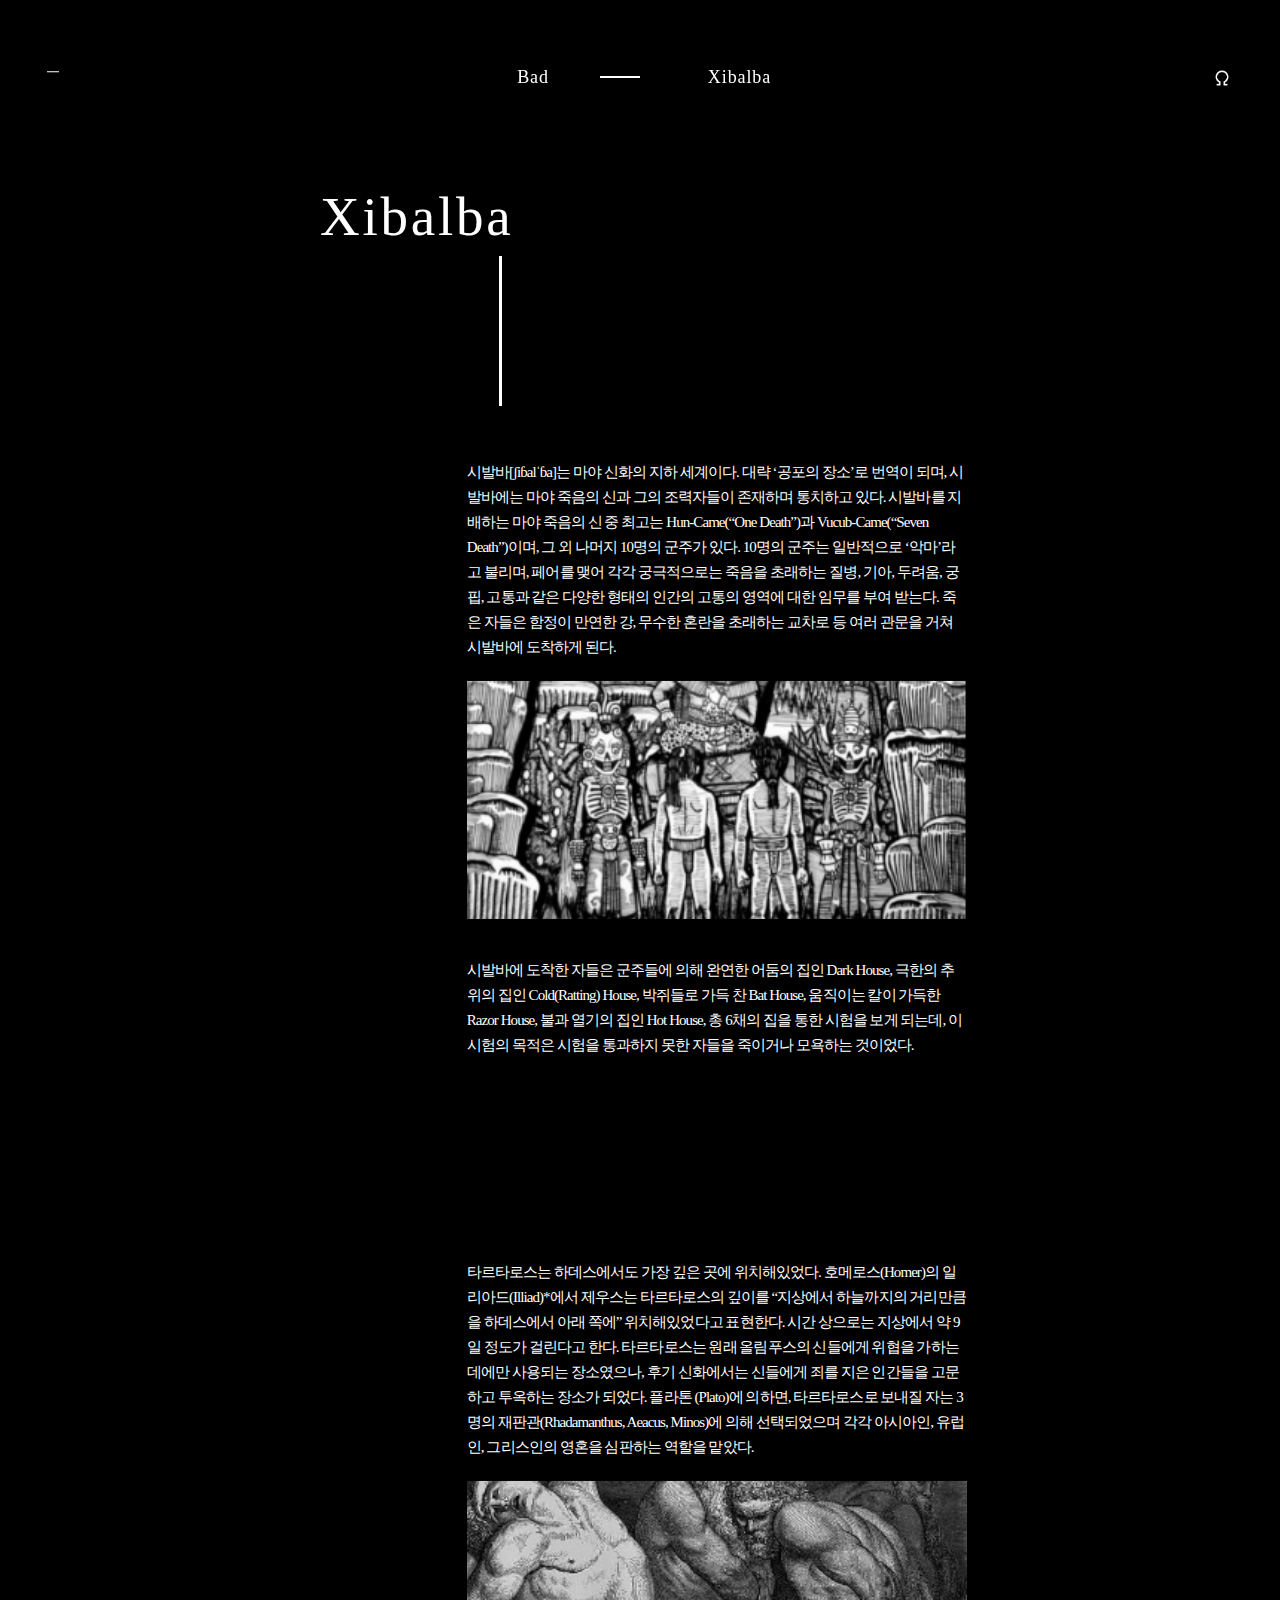
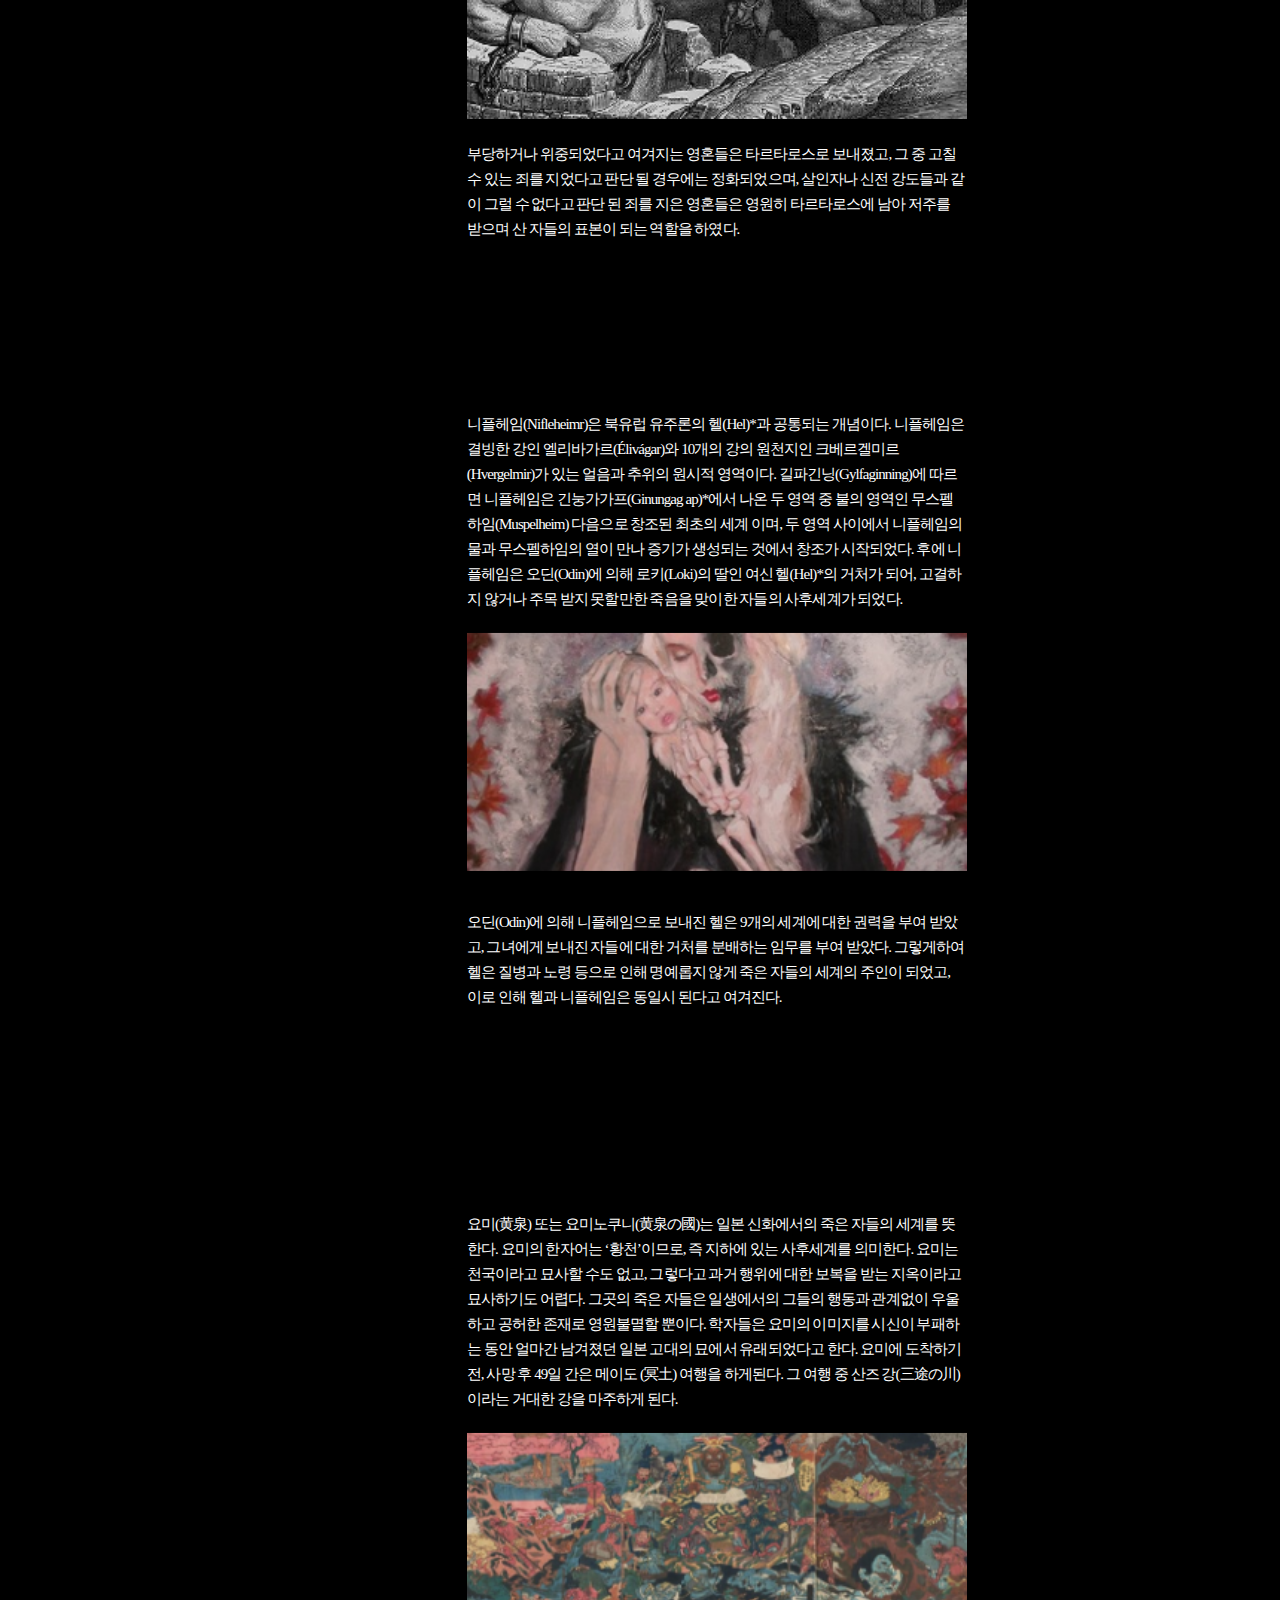
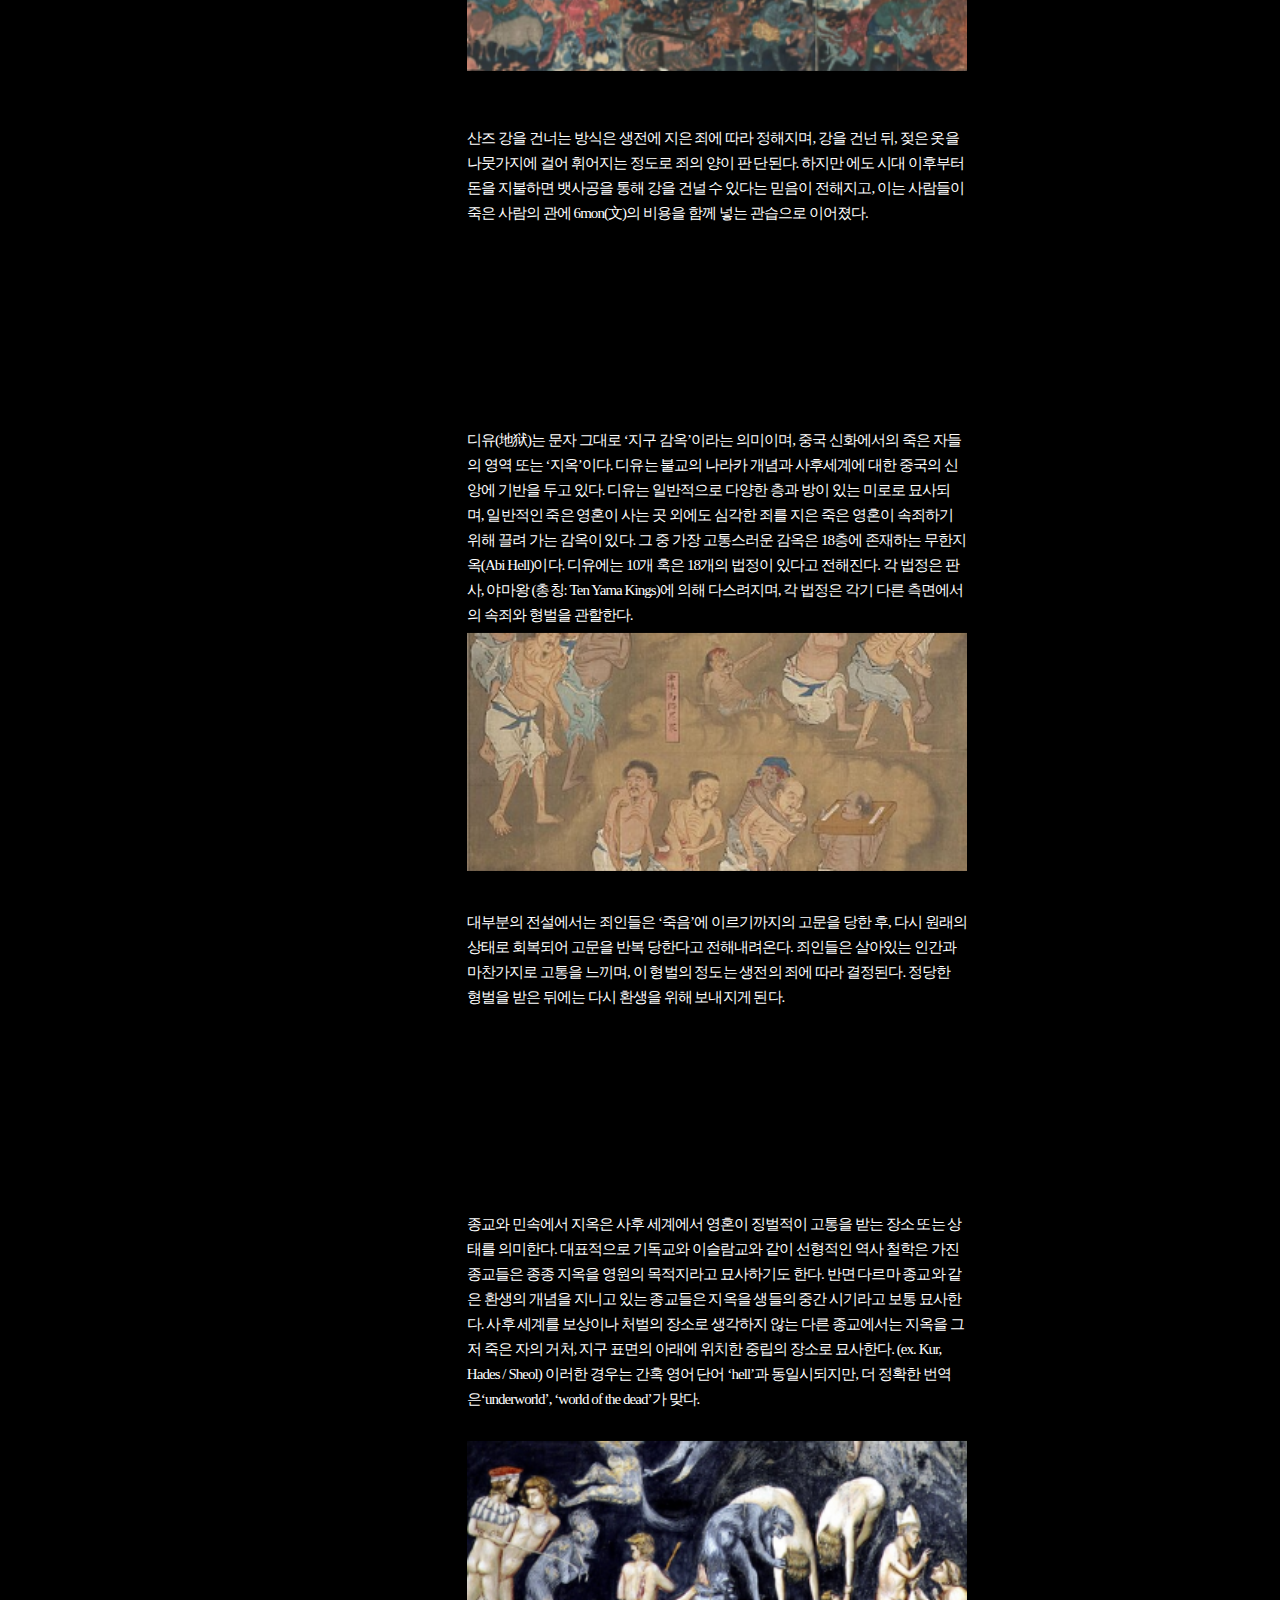
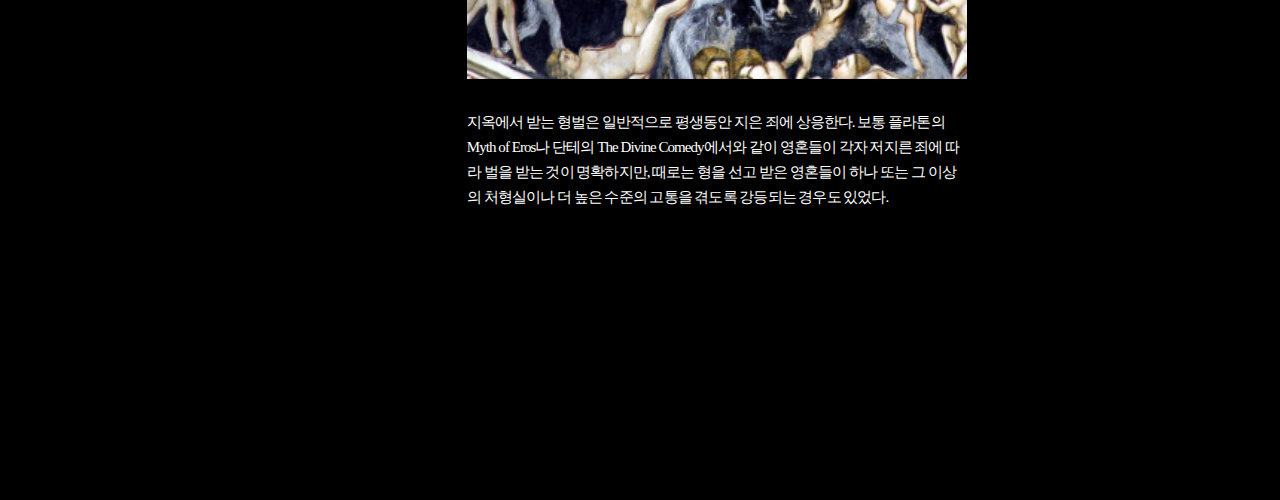
<file: index.html>
<!DOCTYPE html>
<html lang="en">
<head>
    <meta charset="UTF-8">
    <meta name="viewport" content="width=device-width, initial-scale=1.0">
    <title>The World After Death</title>
    <link rel="stylesheet" href="myStyle.css">
    <script type="text/javascript" src="myScript.js" defer></script>
</head>

<body>
    <div class="header">
        <header id="myHeader">
            <input type="checkbox" class="toggle-sidebar" id="toggle-sidebar">
            <label for="toggle-sidebar" class="toggle-icon">
                <div class="bar-top"></div>
                <div class="bar-center"></div>
                <div class="bar-bottom"></div>
            </label>

            <div class="sidebar">
                    <ul class="menu">
                        <li><a href="#section1" class="Xibalba">Xibalba</a></li>
                        <li><a href="#section2" class="Tartarus">Tartarus</a></li>
                        <li><a href="#section3" class="Nifleheim">Nifleheim</a></li>
                        <li><a href="#section4" class="Yomi">Yomi</a></li>
                        <li><a href="#section5" class="Diyou">Diyou</a></li>
                        <li><a href="#section6" class="Hell">Hell</a></li>
                    </ul>
                </div>
            </div>
           
            <div class="header2" id="headerText">
                <p class="text-style1">Xibalba</p>
            </div>    
            <div class="v-line"></div>
            <div class="text-box1-4">
                <p class="text-style1-4">Bad</p>
            </div>
            <div class="headerText2" id="headerText2">
                <p class="text-style1-5">Xibalba</p>
            </div>
            <div class="hr1-2"></div>
            <div class="goodplace" id="goodplace" onclick="location.href=('https://yoojin823.github.io/finalwg/'),'_self';">
                <img class="icon" src="img/dd.png">
            </div>
        </header>
    </div>

    
    <div id="section1" class="section section1">
        <div class="text-box1">
            <p class="text-style">시발바[ʃiɓalˈɓa]는 마야 신화의 지하 세계이다. 대략 ‘공포의 장소’로 번역이 되며, 
                시발바에는 마야 죽음의 신과 그의 조력자들이 존재하며 통치하고 있다. 
                시발바를 지배하는 마야 죽음의 신 중 최고는 Hun-Came(“One Death”)과 Vucub-Came(“Seven Death”)이며, 
                그 외 나머지 10명의 군주가 있다. 10명의 군주는 일반적으로 ‘악마’라고 불리며, 
                페어를 맺어 각각 궁극적으로는 죽음을 초래하는 질병, 기아, 두려움, 궁핍, 고통과 같은 다양한 형태의 인간의 고통의 
                영역에 대한 임무를 부여 받는다. 죽은 자들은 함정이 만연한 강, 
                무수한 혼란을 초래하는 교차로 등 여러 관문을 거쳐 시발바에 도착하게 된다.</p>
        </div>
        <div class="text-box2">
            <p class="text-style2">
                시발바에 도착한 자들은 군주들에 의해 완연한 어둠의 집인 Dark House, 극한의 추위의 집인 Cold(Ratting) House, 박쥐들로 가득 찬 Bat House, 움직이는 칼이 가득한 Razor House, 불과 열기의 집인  Hot House, 총 6채의 집을 통한 시험을 보게 되는데, 이 시험의 목적은 시험을 통과하지 못한 자들을 죽이거나 모욕하는 것이었다.</p>
        </div>
        <img class="xb" src="img/xibalba_m.png">
    </div>
  
    <div id="section2" class="section section2">
        <div class="text-box3">
          <p class="text-style3">타르타로스는 하데스에서도 가장 깊은 곳에 위치해있었다. 호메로스(Homer)의 일리아드(Illiad)*에서 제우스는 타르타로스의 깊이를 “지상에서 하늘까지의 거리만큼을 하데스에서 아래 쪽에” 위치해있었다고 표현한다. 시간 상으로는 지상에서 약 9일 정도가 걸린다고 한다. 타르타로스는 원래 올림푸스의 신들에게 위협을 가하는데에만 사용되는 장소였으나, 후기 신화에서는 신들에게 죄를 지은 인간들을 고문하고 투옥하는 장소가 되었다. 플라톤 (Plato)에 의하면, 타르타로스로 보내질 자는 3명의 재판관(Rhadamanthus, Aeacus, Minos)에 의해 선택되었으며 각각 아시아인, 유럽인, 그리스인의 영혼을 심판하는 역할을 맡았다.
            </p>
        </div>
        <div class="text-box4">
            <p class="text-style4">
                부당하거나 위중되었다고 여겨지는 영혼들은 타르타로스로 보내졌고, 그 중 고칠 수 있는 죄를 지었다고 판단 될 경우에는 정화되었으며, 살인자나 신전 강도들과 같이 그럴 수 없다고 판단 된 죄를 지은 영혼들은 영원히 타르타로스에 남아 저주를 받으며 산 자들의 표본이 되는 역할을 하였다.</p>
        </div>
        <img class="tt" src="img/tartarus_m.png">
    </div>

    <div id="section3" class="section section3">
        <div class="text-box5">
          <p class="text-style5">
            니플헤임(Nifleheimr)은 북유럽 유주론의 헬(Hel)*과 공통되는 개념이다. 니플헤임은 결빙한 강인 엘리바가르(Élivágar)와 10개의 강의 원천지인 크베르겔미르(Hvergelmir)가 있는 얼음과 추위의 원시적 영역이다. 길파긴닝(Gylfaginning)에 따르면 니플헤임은 긴눙가가프(Ginungag
            ap)*에서 나온 두 영역 중 불의 영역인 무스펠하임(Muspelheim) 다음으로 창조된 최초의 세계 이며, 두 영역 사이에서 니플헤임의 물과 무스펠하임의 열이 만나 증기가 생성되는 것에서 창조가 시작되었다. 후에 니플헤임은 오딘(Odin)에 의해 로키(Loki)의 딸인 여신 헬(Hel)*의 거처가 되어, 고결하지 않거나 주목 받지 못할만한 죽음을 맞이한 자들의 사후세계가 되었다.
          </p>
        </div>
        <div class="text-box6">
            <p class="text-style6">
                오딘(Odin)에 의해 니플헤임으로 보내진 헬은 9개의 세계에 대한 권력을 부여 받았고, 그녀에게 보내진 자들에 대한 거처를 분배하는 임무를 부여 받았다. 그렇게하여 헬은 질병과 노령 등으로 인해 명예롭지 않게 죽은 자들의 세계의 주인이 되었고, 이로 인해 헬과 니플헤임은 동일시 된다고 여겨진다.
            </p>
        </div>
        <img class="nf" src="img/nifleheim_m.png">
    </div>

    <div id="section4" class="section section4">
        <div class="text-box7">
            <p class="text-style7">
                요미(黄泉) 또는 요미노쿠니(黄泉の國)는 일본 신화에서의 죽은 자들의 세계를 뜻한다. 요미의 한자어는 ‘황천’이므로, 즉 지하에 있는 사후세계를 의미한다. 요미는 천국이라고 묘사할 수도 없고, 그렇다고 과거 행위에 대한 보복을 받는 지옥이라고 묘사하기도 어렵다. 그곳의 죽은 자들은 일생에서의 그들의 행동과 관계없이 우울하고 공허한 존재로 영원불멸할 뿐이다. 학자들은 요미의 이미지를 시신이 부패하는 동안 얼마간 남겨졌던 일본 고대의 묘에서 유래되었다고 한다. 요미에 도착하기 전, 사망 후 49일 간은 메이도 (冥土) 여행을 하게된다. 그 여행 중 산즈 강(三途の川)이라는 거대한 강을 마주하게 된다.</p>
        </div>
        <img class="yomi" src="img/yomi_m.png">
        <div class="text-box8">
            <p class="text-style8">
                산즈 강을 건너는 방식은 생전에 지은 죄에 따라 정해지며, 강을 건넌 뒤, 젖은 옷을 나뭇가지에 걸어 휘어지는 정도로 죄의 양이 판 단된다. 하지만 에도 시대 이후부터 돈을 지불하면 뱃사공을 통해 강을 건널 수 있다는 믿음이 전해지고, 이는 사람들이 죽은 사람의 관에 6mon(文)의 비용을 함께 넣는 관습으로 이어졌다.</p>
        </div>
    </div>

    <div id="section5" class="section section5">
        <div class="text-box9">
            <p class="text-style9">
                디유(地狱)는 문자 그대로 ‘지구 감옥’이라는 의미이며, 중국 신화에서의 죽은 자들의 영역 또는 ‘지옥’이다. 디유는 불교의 나라카 개념과 사후세계에 대한 중국의 신앙에 기반을 두고 있다. 디유는 일반적으로 다양한 층과 방이 있는 미로로 묘사되며, 일반적인 죽은 영혼이 사는 곳 외에도 심각한 죄를 지은 죽은 영혼이 속죄하기 위해 끌려 가는 감옥이 있다. 그 중 가장 고통스러운 감옥은 18층에 존재하는 무한지옥(Abi Hell)이다. 디유에는 10개 혹은 18개의 법정이 있다고 전해진다. 각 법정은 판사, 야마왕 (총칭: Ten Yama Kings)에 의해 다스려지며, 각 법정은 각기 다른 측면에서의 속죄와 형벌을 관할한다.</p>
        </div>
        <div class="text-box10">
            <p class="text-style10">
                대부분의 전설에서는 죄인들은 ‘죽음’에 이르기까지의 고문을 당한 후, 다시 원래의 상태로 회복되어 고문을 반복 당한다고 전해내려온다. 죄인들은 살아있는 인간과 마찬가지로 고통을 느끼며, 이 형벌의 정도는 생전의 죄에 따라 결정된다. 정당한 형벌을 받은 뒤에는 다시 환생을 위해 보내지게 된다.
            </p>
        </div>
        <img class="diyou" src="img/diyou_m.png">
    </div>

    <div id="section6" class="section section6">
        <div class="text-box11">
            <p class="text-style11">
                종교와 민속에서 지옥은 사후 세계에서 영혼이 징벌적이 고통을 받는 장소 또는 상태를 의미한다. 대표적으로 기독교와 이슬람교와 같이  선형적인 역사 철학은 가진 종교들은 종종 지옥을 영원의 목적지라고 묘사하기도 한다. 반면 다르마 종교와 같은 환생의 개념을 지니고 있는 종교들은 지옥을 생들의 중간 시기라고 보통 묘사한다. 사후 세계를 보상이나 처벌의 장소로 생각하지 않는 다른 종교에서는 지옥을 그저 죽은 자의 거처, 지구 표면의 아래에 위치한 중립의 장소로 묘사한다. (ex. Kur, Hades / Sheol) 이러한 경우는 간혹 영어 단어 ‘hell’과 동일시되지만, 더 정확한 번역은‘underworld’, ‘world of the dead’가 맞다.</p>
            </p>
        </div>
        <div class="text-box12">
            <p class="text-style12">
                지옥에서 받는 형벌은 일반적으로 평생동안 지은 죄에 상응한다. 보통 플라톤의 Myth of Eros나 단테의 The Divine Comedy에서와 같이 영혼들이 각자 저지른 죄에 따라 벌을 받는 것이 명확하지만, 때로는 형을 선고 받은 영혼들이 하나 또는 그 이상의 처형실이나 더 높은 수준의 고통을 겪도록 강등되는 경우도 있었다.</p>
            </p>
        </div>
        <img class="hell" src="img/hell_m.png">
    </div>


</body>
</html>
</file>
<file: myStyle.css>
*{
    text-decoration: none;
    border-collapse: collapse;
    padding: 0px;
    margin: 0px;
    color: #fff;
}

.header{
    position: fixed;
    top: 0px;
    left: 0px;
    width: 100%;
    height: 420px;
    align-items: center;
    background-color: #000;
    z-index: 99;
}

.sidebar {
    background-color: #000;
    opacity: 85%;
    width: 430px;
    height: 100%;
    position: fixed;
    z-index: 100;
    transform: translateX(-430px);
    transition: transform 430ms ease-in-out;
}
.Xibalba{
    color: #fff;
    text-decoration: none;
    display: block;
    font-family: Godfrey;
    font-size: 18px;
    font-weight: normal;
    font-stretch: normal;
    font-style: normal;
    letter-spacing: 0.9px;
    text-align: left;
    position: fixed;
    width: 144px;
    height: 14px;
    left: 47px;
    top: 150px;
}
.Tartarus {
    color: #fff;
    text-decoration: none;
    display: block;
    font-family: Godfrey;
    font-size: 18px;
    font-weight: normal;
    font-stretch: normal;
    font-style: normal;
    letter-spacing: 0.9px;
    text-align: left;
    position: fixed;
    width: 144px;
    height: 14px;
    left: 47px;
    top: 200px;
}
.Nifleheim {
    color: #fff;
    text-decoration: none;
    display: block;
    font-family: Godfrey;
    font-size: 18px;
    font-weight: normal;
    font-stretch: normal;
    font-style: normal;
    letter-spacing: 0.9px;
    text-align: left;
    position: fixed;
    width: 144px;
    height: 14px;
    left: 47px;
    top: 250px;
}

.Yomi{
    color: #fff;
    text-decoration: none;
    display: block;
    font-family: Godfrey;
    font-size: 18px;
    font-weight: normal;
    font-stretch: normal;
    font-style: normal;
    letter-spacing: 0.9px;
    text-align: left;
    position: fixed;
    width: 144px;
    height: 14px;
    left: 47px;
    top: 300px;
}
.Diyou {
    color: #fff;
    text-decoration: none;
    display: block;
    font-family: Godfrey;
    font-size: 18px;
    font-weight: normal;
    font-stretch: normal;
    font-style: normal;
    letter-spacing: 0.9px;
    text-align: left;
    position: fixed;
    width: 144px;
    height: 14px;
    left: 47px;
    top: 350px;
}
.Hell {
    color: #fff;;
    text-decoration: none;
    display: block;
    font-family: Godfrey;
    font-size: 18px;
    font-weight: normal;
    font-stretch: normal;
    font-style: normal;
    letter-spacing: 0.9px;
    text-align: left;
    position: fixed;
    width: 144px;
    height: 14px;
    left: 47px;
    top: 400px;
}
.bar-top {
    background-color: rgb(255, 255, 255);
    width: 100%;
    height: 1.5px;
    top: 50%;
    transform: translateY(-50%);
    opacity: 0;
}
.bar-center {
    background-color: rgb(255, 255, 255);
    width: 100%;
    height: 1.5px;
    top: 50%;
    transform: translateY(-50%);
}
.bar-bottom {
    background-color: rgb(255, 255, 255);
    width: 12px;
    height: 1.5px;
    top: 50%;
    transform: translateY(-50%);
    opacity: 0;
}

.toggle-icon {
    position: absolute;
    top: 70px;
    left: 47px;
    width: 12px;
    height: 12px;
    z-index: 9999;
    cursor: pointer;
    transition: all 0.2s;
}
.toggle-sidebar {
    display: none;
    top: 89.2px;
    left: 47px;
    z-index: 95;
}
input[type="checkbox"]:checked ~.sidebar {
    transform: translateX(0);
}
input[type="checkbox"]:checked ~.toggle-icon >.bar-top {
    transform: rotate(45deg);
    opacity: 100%;
    margin-top: 1px;
}
input[type="checkbox"]:checked ~.toggle-icon >.bar-center {
    opacity: 0;
}
input[type="checkbox"]:checked ~.toggle-icon >.bar-bottom {
    transform: rotate(-45deg);
    opacity: 100%;
    margin-top: -3px;
}


.header2{
    position: fixed;
    top: 150px;
    width: 100%;
    height: 500px;
    background-color: none;
    z-index: 80;
}

#headerText {
    position: fixed;
    top: 12rem;
    left: 25%;
    background-color: none;
    border: 0;
    object-fit: contain;
    width: 229px;
    height: 58px;
    font-family: VenusSB-Medium;
    font-size: 55px;
    font-weight: normal;
    font-stretch: normal;
    font-style: normal;
    line-height: 0.91;
    letter-spacing: 2.75px;
    text-align: left;
    color: #fff;
    z-index: 99;
}

.v-line {
    border-left : medium solid #fff;
    height: 150px;
    top: 16rem;
    left: 39%;
    float: right;
    position: fixed;
    z-index: 99;
}

.text-box1-4 {
    position: fixed;
    top: 60px;
    left: 40%;
    background-color: none;
    border: 0;
    object-fit: contain; 
    z-index: 1000;
}
.text-style1-4 {
    width: 42px;
    height: 18px;
    font-family: Godfrey;
    font-size: 18px;
    font-weight: normal;
    font-stretch: normal;
    font-style: normal;
    line-height: 1.89;
    letter-spacing: 0.9px;
    text-align: center;
    color: #fff;
}
.headerText2 {
    position: fixed;
    top: 60px;
    left: 55% ;
    background-color: none;
    border: 0;
    object-fit: contain; 
    width: 71px;
    height: 18px;
    font-family: Godfrey;
    font-size: 18px;
    font-weight: normal;
    font-stretch: normal;
    font-style: normal;
    line-height: 1.89;
    letter-spacing: 0.9px;
    text-align: center;
    color: #fff;
    z-index: 1000;
}

.hr1-2 {
    position: fixed;
    top: 70px;
    left: 46.5%;
    width: 40px;
    height: 1.5px;
    margin: 6.3px 5px 10.3px;
    background-color: #fff;
    z-index: 1000;
}
.icon {
    position:fixed;
    top: 70px;
    right: 50px;
    width: 1rem;
    height: auto;
    z-index: 1000;
}

.body {
    margin: 0;
    padding: 0;
    width: 100%;
    background-color: #000;
}


.section {
    width: 100%;
    height: 800px;
    clear: both;
    background-color: #000;
}

파라다이스
.section1 {
    background-color: #000;
}
.text-box1 {
    position: absolute;
    top: 35rem;
    left: 56%;
    transform: translate(-50%, -50%);
    padding: 5rem 1rem;
    width: 500px;
    height: auto;
}

.text-style {
    color: #fff;
    text-align: left;
    font-family: Sandoll 고딕Neo1;
    font-size: 15px;
    font-style: medium;
    font-weight: 100;
    line-height: 25px;
    letter-spacing: -0.946px;
    margin: 0px;
}

.xb {
    position: absolute;
    top: 50rem;
    left: 56%;
    transform: translate(-50%, -50%);
    padding: 5rem 1rem;
    width: 500px;
    height: auto;
}

.text-box2 {
    position: absolute;
    top: 63rem;
    left: 56%;
    transform: translate(-50%, -50%);
    padding: 5rem 1rem;
    width: 500px;
    height: auto;
}

.text-style2 {
    color: #fff;
    text-align: left;
    font-family: JJGothic;
    font-size: 15px;
    font-style: normal;
    font-weight: 100;
    line-height: 25px;
    letter-spacing: -0.946px;
    margin: 0px;
}


.section2 {
    background-color: #000;
}
.text-box3 {
    position: absolute;
    top: 85rem;
    left: 56%;
    transform: translate(-50%, -50%);
    padding: 5rem 1rem;
    width: 500px;
    height: auto;
}

.text-style3 {
    color: #fff;
    text-align: left;
    font-family: JJGothic;
    font-size: 15px;
    font-style: medium;
    font-weight: 100;
    line-height: 25px;
    letter-spacing: -0.946px;
    margin: 0px;
}

.tt {
    position: absolute;
    top: 100rem;
    left: 56%;
    transform: translate(-50%, -50%);
    padding: 5rem 1rem;
    width: 500px;
    height: auto;
}

.text-box4 {
    position: absolute;
    top: 112rem;
    left: 56%;
    transform: translate(-50%, -50%);
    padding: 5rem 1rem;
    width: 500px;
    height: auto;
}

.text-style4 {
    color: #fff;
    text-align: left;
    font-family: JJGothic;
    font-size: 15px;
    font-style: normal;
    font-weight: 100;
    line-height: 25px;
    letter-spacing: -0.946px;
    margin: 0px;
}



.section3 {
    background-color: #000
}
.text-box5 {
    position: absolute;
    top: 132rem;
    left: 56%;
    transform: translate(-50%, -50%);
    padding: 5rem 1rem;
    width: 500px;
    height: auto;
}

.text-style5 {
    color: #fff;
    text-align: left;
    font-family: JJGothic;
    font-size: 15px;
    font-style: medium;
    font-weight: 100;
    line-height: 25px;
    letter-spacing: -0.946px;
    margin: 0px;
}

.nf {
    position: absolute;
    top: 147rem;
    left: 56%;
    transform: translate(-50%, -50%);
    padding: 5rem 1rem;
    width: 500px;
    height: auto;
}

.text-box6 {
    position: absolute;
    top: 160em;
    left: 56%;
    transform: translate(-50%, -50%);
    padding: 5rem 1rem;
    width: 500px;
    height: auto;
}

.text-style6 {
    color: #fff;
    text-align: left;
    font-family: JJGothic;
    font-size: 15px;
    font-style: normal;
    font-weight: 100;
    line-height: 25px;
    letter-spacing: -0.946px;
    margin: 0px;
}


.section4 {
    background-color: #000;
}
.text-box7 {
    position: absolute;
    top: 182rem;
    left: 56%;
    transform: translate(-50%, -50%);
    padding: 5rem 1rem;
    width: 500px;
    height: auto;
}

.text-style7 {
    color: #fff;
    text-align: left;
    font-family: JJGothic;
    font-size: 15px;
    font-style: medium;
    font-weight: 100;
    line-height: 25px;
    letter-spacing: -0.946px;
    margin: 0px;
}

.yomi {
    position: absolute;
    top: 197rem;
    left: 56%;
    transform: translate(-50%, -50%);
    padding: 5rem 1rem;
    width: 500px;
    height: auto;
}

.text-box8 {
    position: absolute;
    top: 211rem;
    left: 56%;
    transform: translate(-50%, -50%);
    padding: 5rem 1rem;
    width: 500px;
    height: auto;
}

.text-style8 {
    color: #fff;
    text-align: left;
    font-family: JJGothic;
    font-size: 15px;
    font-style: normal;
    font-weight: 100;
    line-height: 25px;
    letter-spacing: -0.946px;
    margin: 0px;
}


.section5 {
    background-color: #000;
}
.text-box9 {
    position: absolute;
    top: 233rem;
    left: 56%;
    transform: translate(-50%, -50%);
    padding: 5rem 1rem;
    width: 500px;
    height: auto;
}

.text-style9 {
    color: #fff;
    text-align: left;
    font-family: JJGothic;
    font-size: 15px;
    font-style: medium;
    font-weight: 100;
    line-height: 25px;
    letter-spacing: -0.946px;
    margin: 0px;
}

.diyou {
    position: absolute;
    top: 247rem;
    left: 56%;
    transform: translate(-50%, -50%);
    padding: 5rem 1rem;
    width: 500px;
    height: auto;
}

.text-box10 {
    position: absolute;
    top: 260rem;
    left: 56%;
    transform: translate(-50%, -50%);
    padding: 5rem 1rem;
    width: 500px;
    height: auto;
}

.text-style10 {
    color: #fff;
    text-align: left;
    font-family: JJGothic;
    font-size: 15px;
    font-style: normal;
    font-weight: 100;
    line-height: 25px;
    letter-spacing: -0.946px;
    margin: 0px;
}


.section6 {
    background-color: #000;
    height: 1300px;
}
.text-box11 {
    position: absolute;
    top: 282rem;
    left: 56%;
    transform: translate(-50%, -50%);
    padding: 5rem 1rem;
    width: 500px;
    height: auto;
}

.text-style11 {
    color: #fff;
    text-align: left;
    font-family: JJGothic;
    font-size: 15px;
    font-style: medium;
    font-weight: 100;
    line-height: 25px;
    letter-spacing: -0.946px;
    margin: 0px;
}

.hell{
    position: absolute;
    top: 297.5rem;
    left: 56%;
    transform: translate(-50%, -50%);
    padding: 5rem 1rem;
    width: 500px;
    height: auto;
}

.text-box12 {
    position: absolute;
    top: 310rem;
    left: 56%;
    transform: translate(-50%, -50%);
    padding: 5rem 1rem;
    width: 500px;
    height: auto;
}

.text-style12 {
    color: #fff;
    text-align: left;
    font-family: JJGothic;
    font-size: 15px;
    font-style: normal;
    font-weight: 100;
    line-height: 25px;
    letter-spacing: -0.946px;
    margin: 0px;
}

@media all and (max-width: 480px) {
    .section{
        width: 100%;
        height:885px;
        clear: both;
        background-color: #000;
    }
    .section1{
        width: 100%;
        height: 845px;
    }
    .section2, .section4, .section5{
        width: 100%;
        height: 800px;
    }
    .section3{
        width: 100%;
        height: 780px;
    }
    .section6{
        width: 100%;
        height: 1200px;
    }
    .header{
        width: 400px;
        height: 250px;
        z-index: 80;
        background-color: #000;
        position: fixed;
    }
    .header2{
        width: 400px;
        height: 5rem;
        position: fixed;
        z-index: 90;
    }
    .sidebar{
        position: fixed;
        z-index: 95;
    }
    .toggle-sidebar{
        position: fixed;
        z-index: 95;
    }
    #headerText {
        width: 100%;
        left: 5rem;
        position: fixed;
        z-index:90;
    }
    .text-box1-4{
        position: fixed;
        left: 8rem;
    }
    .hr1-2{
        position: fixed;
        left: 11.2rem;
    }
    .headerText2{
        position: fixed;
        left: 15rem;
    }
    .icon {
        position: fixed;
        left: 23rem;
    }
    .v-line {
        left: 10vmax;
        display: none;
    }
    .text-box1, .text-box2, .text-box3, .text-box4, .text-box5, .text-box6, .text-box7, .text-box8, .text-box9, .text-box10, .text-box11, .text-box12 {
        left: 14rem;
        width: 280px;
        height: auto;
    }
    .xb, .tt, .nf, .yomi, .diyou, .hell {
        padding: 10rem;
        left: 14rem;
        width: 290px;
        height: auto;
    }
    
}
</file>
